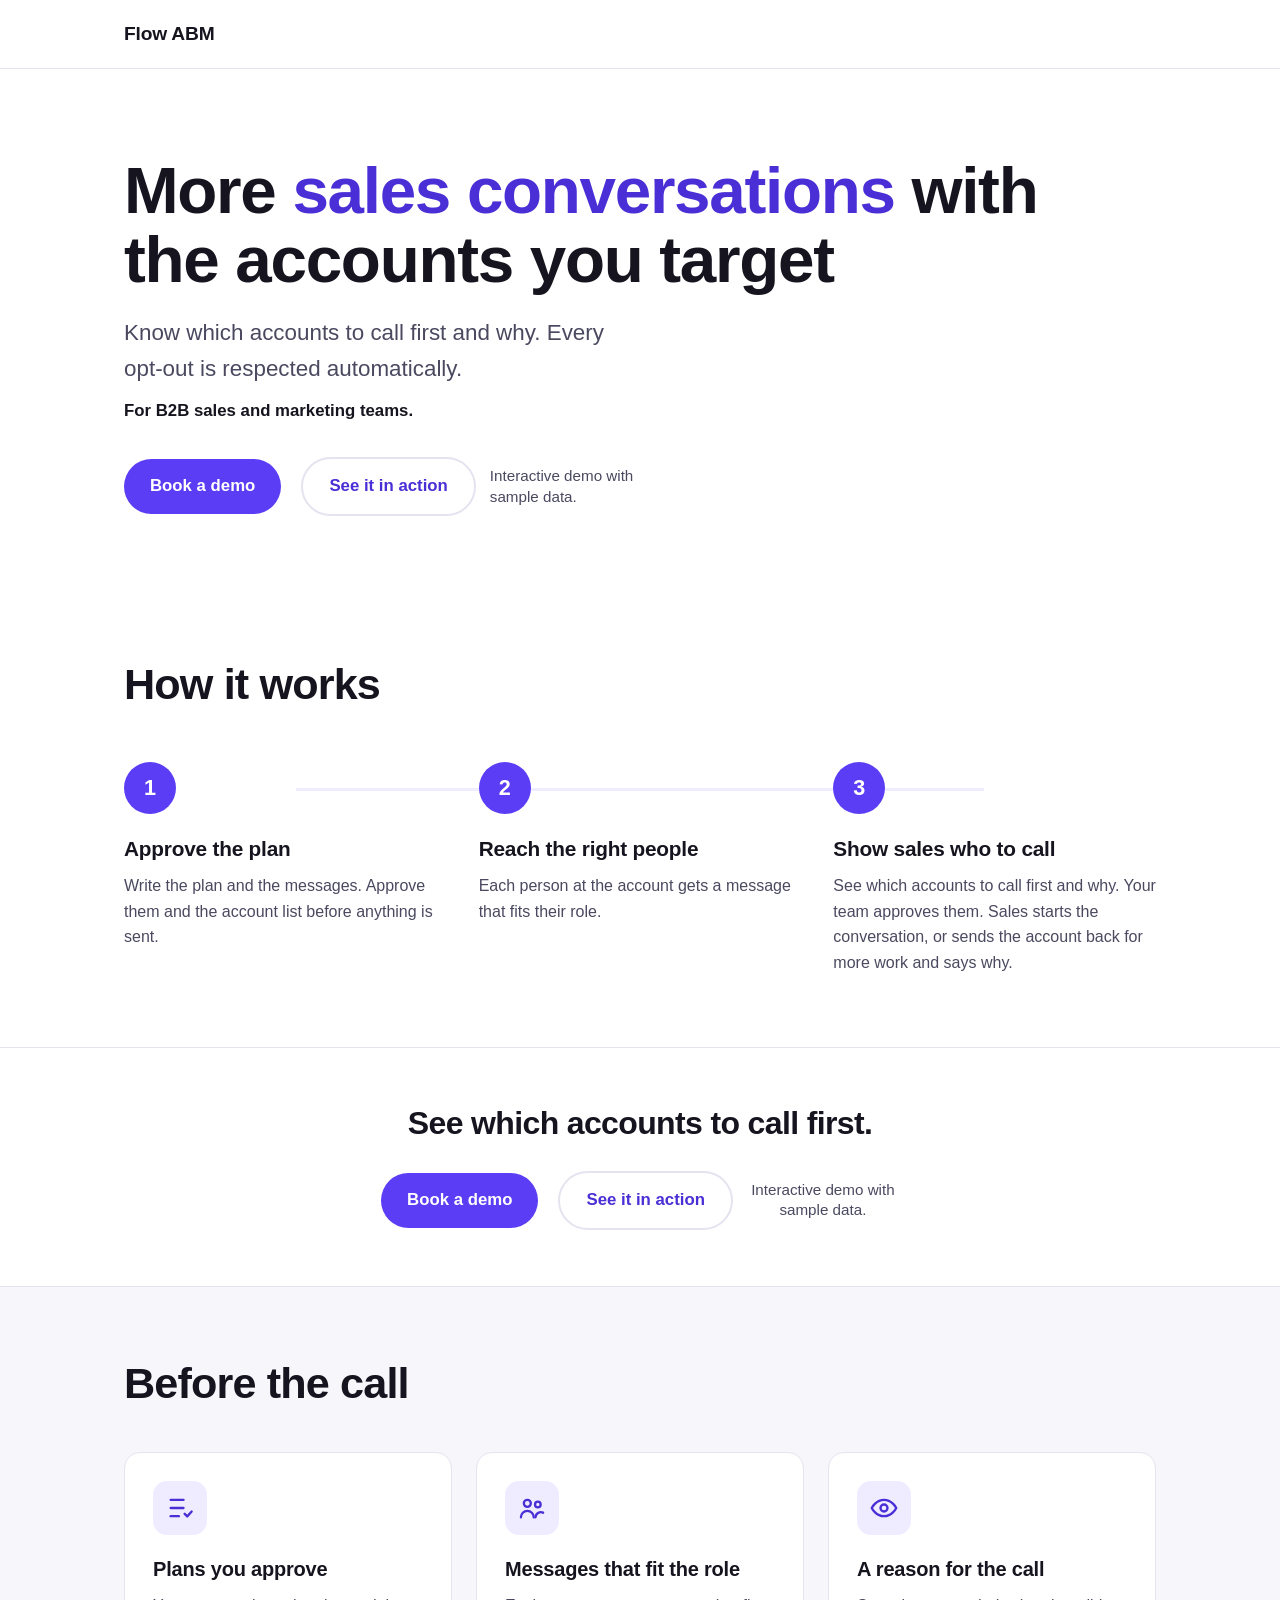
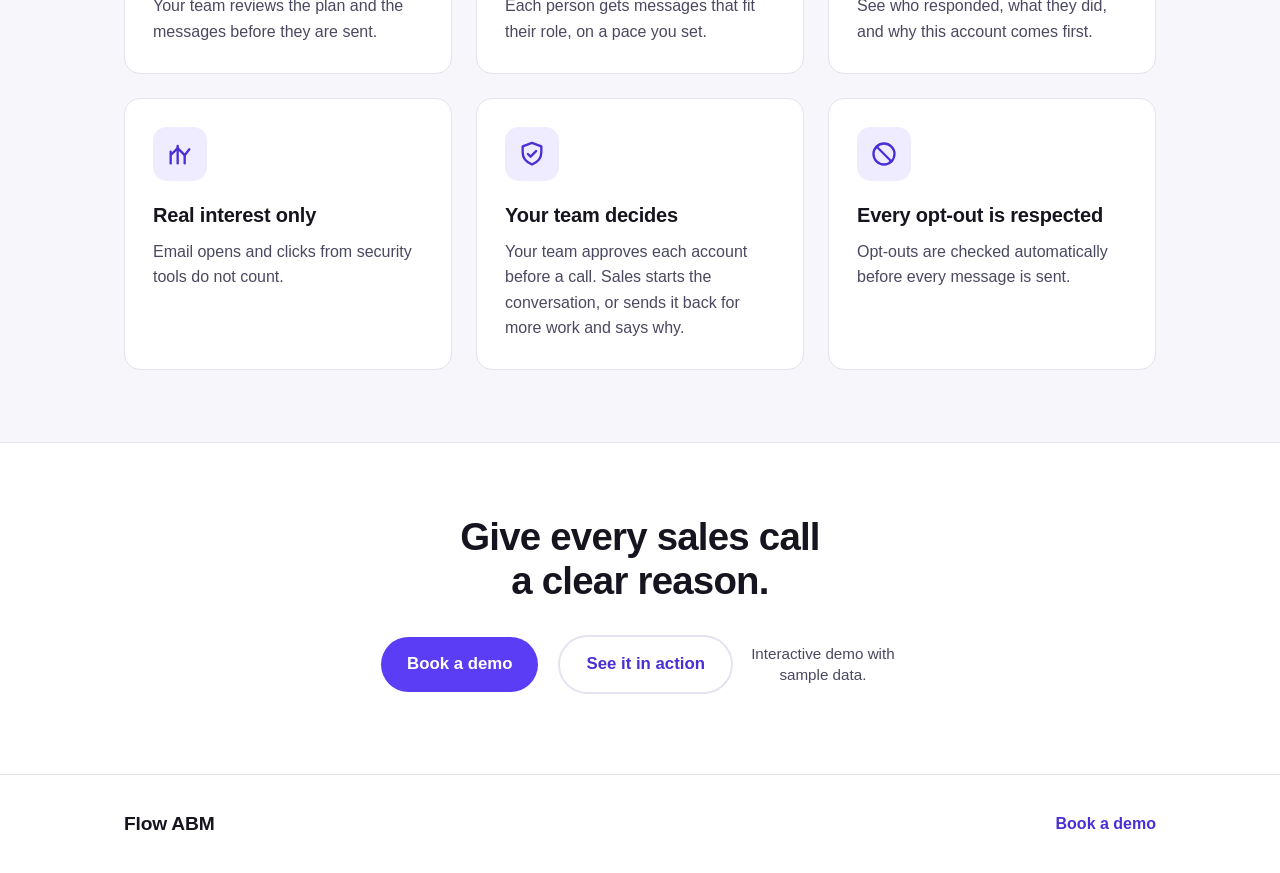
<file: index.html>
<!DOCTYPE html>
<html lang="en">
<head>
  <meta charset="UTF-8" />
  <meta name="viewport" content="width=device-width, initial-scale=1.0" />
  <title>Flow ABM | More sales conversations with the accounts you target</title>
  <meta name="description" content="Know which accounts to call first and why. Every opt-out is respected automatically. For B2B sales and marketing teams." />
  <link rel="icon" href="favicon.svg" type="image/svg+xml" />

  <meta http-equiv="Content-Security-Policy" content="default-src 'self'; style-src 'self'; img-src 'self'; font-src 'self'; script-src 'none'; base-uri 'self'; object-src 'none'; frame-src 'none'; form-action 'self' https://calendly.com https://flow-abm-demo.pages.dev" />

  <meta property="og:type" content="website" />
  <meta property="og:title" content="Flow ABM | More sales conversations with the accounts you target" />
  <meta property="og:description" content="Know which accounts to call first and why. Every opt-out is respected automatically. For B2B sales and marketing teams." />

  <meta name="twitter:card" content="summary" />
  <meta name="twitter:title" content="Flow ABM | More sales conversations with the accounts you target" />
  <meta name="twitter:description" content="Know which accounts to call first and why. Every opt-out is respected automatically. For B2B sales and marketing teams." />

  <link rel="stylesheet" href="styles.css" />
</head>
<body>
  <a class="skip-link" href="#main">Skip to content</a>

  <header class="site-header">
    <div class="wrap header-inner">
      <span class="brand">Flow ABM</span>
    </div>
  </header>

  <main id="main">
    <section class="hero" aria-labelledby="hero-title">
      <div class="wrap">
        <h1 id="hero-title" class="hero-title">More <span class="accent">sales conversations</span> with the accounts you target</h1>
        <p class="hero-sub">Know which accounts to call first and why. Every opt-out is respected automatically.</p>
        <p class="audience">For B2B sales and marketing teams.</p>
        <div class="cta-row">
          <a class="btn btn-primary" href="https://calendly.com/logan-capturerevenue/flow-abm-demo">Book a demo</a>
          <div class="cta-secondary">
            <a class="btn btn-ghost" href="https://flow-abm-demo.pages.dev/demo" aria-describedby="demo-note-hero">See it in action</a>
            <p class="demo-note" id="demo-note-hero">Interactive demo with sample data.</p>
          </div>
        </div>
      </div>
    </section>

    <section id="how-it-works" class="section" aria-labelledby="how-it-works-title">
      <div class="wrap">
        <h2 id="how-it-works-title" class="section-title">How it works</h2>
        <ol class="steps">
          <li class="step">
            <span class="step-num" aria-hidden="true">1</span>
            <h3 class="step-title">Approve the plan</h3>
            <p>Write the plan and the messages. Approve them and the account list before anything is sent.</p>
          </li>
          <li class="step">
            <span class="step-num" aria-hidden="true">2</span>
            <h3 class="step-title">Reach the right people</h3>
            <p>Each person at the account gets a message that fits their role.</p>
          </li>
          <li class="step">
            <span class="step-num" aria-hidden="true">3</span>
            <h3 class="step-title">Show sales who to call</h3>
            <p>See which accounts to call first and why. Your team approves them. Sales starts the conversation, or sends the account back for more work and says why.</p>
          </li>
        </ol>
      </div>
    </section>

    <section class="section cta-band" aria-label="Book a demo">
      <div class="wrap">
        <p class="cta-band-line">See which accounts to call first.</p>
        <div class="cta-row">
          <a class="btn btn-primary" href="https://calendly.com/logan-capturerevenue/flow-abm-demo">Book a demo</a>
          <div class="cta-secondary">
            <a class="btn btn-ghost" href="https://flow-abm-demo.pages.dev/demo" aria-describedby="demo-note-mid">See it in action</a>
            <p class="demo-note" id="demo-note-mid">Interactive demo with sample data.</p>
          </div>
        </div>
      </div>
    </section>

    <section class="section section-alt" aria-labelledby="features-title">
      <div class="wrap">
        <h2 id="features-title" class="section-title">Before the call</h2>
        <div class="cards">
          <article class="card">
            <span class="card-icon" aria-hidden="true">
              <svg viewBox="0 0 24 24" width="28" height="28" fill="none" stroke="currentColor" stroke-width="2" stroke-linecap="round" stroke-linejoin="round">
                <path d="M4 5h11" /><path d="M4 12h11" /><path d="M4 19h7" />
                <path d="M16 17l2.2 2.2L22 15" />
              </svg>
            </span>
            <h3 class="card-title">Plans you approve</h3>
            <p>Your team reviews the plan and the messages before they are sent.</p>
          </article>

          <article class="card">
            <span class="card-icon" aria-hidden="true">
              <svg viewBox="0 0 24 24" width="28" height="28" fill="none" stroke="currentColor" stroke-width="2" stroke-linecap="round" stroke-linejoin="round">
                <circle cx="8" cy="8" r="3" /><circle cx="17" cy="9" r="2.4" />
                <path d="M2.5 20a5.5 5.5 0 0 1 11 0" /><path d="M15 20a4.5 4.5 0 0 1 6.5-4" />
              </svg>
            </span>
            <h3 class="card-title">Messages that fit the role</h3>
            <p>Each person gets messages that fit their role, on a pace you set.</p>
          </article>

          <article class="card">
            <span class="card-icon" aria-hidden="true">
              <svg viewBox="0 0 24 24" width="28" height="28" fill="none" stroke="currentColor" stroke-width="2" stroke-linecap="round" stroke-linejoin="round">
                <path d="M1.5 12S5 5 12 5s10.5 7 10.5 7-3.5 7-10.5 7S1.5 12 1.5 12Z" />
                <circle cx="12" cy="12" r="3" />
              </svg>
            </span>
            <h3 class="card-title">A reason for the call</h3>
            <p>See who responded, what they did, and why this account comes first.</p>
          </article>

          <article class="card">
            <span class="card-icon" aria-hidden="true">
              <svg viewBox="0 0 24 24" width="28" height="28" fill="none" stroke="currentColor" stroke-width="2" stroke-linecap="round" stroke-linejoin="round">
                <path d="M4 20V10" /><path d="M10 20V5" /><path d="M16 20v-7" />
                <path d="M20 8l-4 5-6-6-5 5" />
              </svg>
            </span>
            <h3 class="card-title">Real interest only</h3>
            <p>Email opens and clicks from security tools do not count.</p>
          </article>

          <article class="card">
            <span class="card-icon" aria-hidden="true">
              <svg viewBox="0 0 24 24" width="28" height="28" fill="none" stroke="currentColor" stroke-width="2" stroke-linecap="round" stroke-linejoin="round">
                <path d="M12 2.5l8 3v5c0 5-3.4 8.6-8 10.5-4.6-1.9-8-5.5-8-10.5v-5l8-3Z" />
                <path d="M8.5 12l2.3 2.3L15.5 9.5" />
              </svg>
            </span>
            <h3 class="card-title">Your team decides</h3>
            <p>Your team approves each account before a call. Sales starts the conversation, or sends it back for more work and says why.</p>
          </article>

          <article class="card">
            <span class="card-icon" aria-hidden="true">
              <svg viewBox="0 0 24 24" width="28" height="28" fill="none" stroke="currentColor" stroke-width="2" stroke-linecap="round" stroke-linejoin="round">
                <circle cx="12" cy="12" r="9" /><path d="M5.6 5.6l12.8 12.8" />
              </svg>
            </span>
            <h3 class="card-title">Every opt-out is respected</h3>
            <p>Opt-outs are checked automatically before every message is sent.</p>
          </article>
        </div>
      </div>
    </section>

    <section class="section closing" aria-label="Book a demo">
      <div class="wrap">
        <p class="closing-line"><strong>Give every sales call a clear reason.</strong></p>
        <div class="cta-row">
          <a class="btn btn-primary" href="https://calendly.com/logan-capturerevenue/flow-abm-demo">Book a demo</a>
          <div class="cta-secondary">
            <a class="btn btn-ghost" href="https://flow-abm-demo.pages.dev/demo" aria-describedby="demo-note-close">See it in action</a>
            <p class="demo-note" id="demo-note-close">Interactive demo with sample data.</p>
          </div>
        </div>
      </div>
    </section>
  </main>

  <footer class="site-footer">
    <div class="wrap footer-inner">
      <span class="brand">Flow ABM</span>
      <a class="footer-link" href="https://calendly.com/logan-capturerevenue/flow-abm-demo">Book a demo</a>
    </div>
  </footer>
</body>
</html>
</file>
<file: styles.css>
/* Flow ABM — landing styles. Hand-written, system fonts, no external requests. */

:root {
  color-scheme: light;
  --accent: #5b3df5;        /* strong accent for CTAs */
  --accent-strong: #4a2fd6; /* darker accent for hover + inline text (AA on white) */
  --accent-wash: #efecff;   /* light accent tint for surfaces */
  --ink: #16151f;           /* primary text */
  --ink-soft: #4a4960;      /* secondary text */
  --bg: #ffffff;
  --bg-alt: #f6f6fb;
  --line: #e4e3ef;
  --radius: 16px;
  --wrap: 1080px;
}

* { box-sizing: border-box; }

html { scroll-behavior: smooth; }

body {
  margin: 0;
  font-family: -apple-system, BlinkMacSystemFont, "Segoe UI", Roboto, Helvetica, Arial, sans-serif;
  color: var(--ink);
  background: var(--bg);
  line-height: 1.6;
  -webkit-font-smoothing: antialiased;
  text-rendering: optimizeLegibility;
}

.wrap {
  width: 100%;
  max-width: var(--wrap);
  margin: 0 auto;
  padding: 0 24px;
}

/* Accessibility helpers */
.skip-link {
  position: absolute;
  left: 12px;
  top: -48px;
  background: var(--accent);
  color: #fff;
  padding: 10px 16px;
  border-radius: 8px;
  z-index: 10;
  transition: top .15s ease;
}
.skip-link:focus { top: 12px; }

a { color: var(--accent-strong); }

:focus-visible {
  outline: 3px solid var(--accent);
  outline-offset: 3px;
  border-radius: 6px;
}

.accent { color: var(--accent-strong); }

/* Header / footer */
.site-header,
.site-footer {
  border-bottom: 1px solid var(--line);
}
.site-footer {
  border-bottom: none;
  border-top: 1px solid var(--line);
  margin-top: 8px;
}
.header-inner,
.footer-inner {
  display: flex;
  align-items: center;
  justify-content: space-between;
  gap: 16px;
  flex-wrap: wrap;
  min-height: 68px;
}

.brand {
  font-weight: 800;
  font-size: 1.2rem;
  letter-spacing: -0.01em;
}
.brand-link {
  text-decoration: none;
  color: inherit;
}
.site-footer .wrap { padding-top: 28px; padding-bottom: 28px; }
.footer-link {
  font-weight: 700;
  text-decoration: none;
  padding: 8px 0;
}
.footer-link:hover { text-decoration: underline; }

/* Hero */
.hero { padding: 88px 0 72px; }
.hero-title {
  font-size: clamp(2.3rem, 6.5vw, 4.1rem);
  line-height: 1.05;
  letter-spacing: -0.02em;
  font-weight: 800;
  margin: 0 0 20px;
  max-width: 14em;
}
.hero-sub {
  font-size: clamp(1.1rem, 2.4vw, 1.4rem);
  color: var(--ink-soft);
  max-width: 42ch;
  margin: 0 0 12px;
}
.audience {
  margin: 0 0 32px;
  font-size: 1.05rem;
  font-weight: 600;
  color: var(--ink);
}

/* Buttons */
.cta-row {
  display: flex;
  flex-wrap: wrap;
  align-items: center;
  gap: 14px 20px;
}
.cta-row.center { justify-content: center; }
.cta-secondary {
  display: flex;
  flex-wrap: wrap;
  align-items: center;
  gap: 10px 14px;
}
.demo-note {
  margin: 0;
  color: var(--ink-soft);
  font-size: 0.95rem;
  line-height: 1.35;
  max-width: 18ch;
}
.btn {
  display: inline-flex;
  align-items: center;
  justify-content: center;
  padding: 14px 26px;
  border-radius: 999px;
  font-weight: 700;
  font-size: 1.05rem;
  text-decoration: none;
  transition: background-color .15s ease, border-color .15s ease, transform .15s ease;
}
.btn-primary { background: var(--accent); color: #fff; }
.btn-primary:hover { background: var(--accent-strong); }
.btn-ghost {
  background: transparent;
  color: var(--accent-strong);
  border: 2px solid var(--line);
}
.btn-ghost:hover { border-color: var(--accent); }

/* Sections */
.section { padding: 72px 0; }
.section-alt { background: var(--bg-alt); border-top: 1px solid var(--line); border-bottom: 1px solid var(--line); }
.section-title {
  font-size: clamp(1.8rem, 4vw, 2.7rem);
  letter-spacing: -0.02em;
  font-weight: 800;
  margin: 0 0 44px;
  max-width: 26ch;
  line-height: 1.15;
}

.cta-band {
  padding: 56px 0;
  text-align: center;
  border-top: 1px solid var(--line);
}
.cta-band-line {
  font-size: clamp(1.45rem, 3vw, 2rem);
  font-weight: 800;
  letter-spacing: -0.02em;
  line-height: 1.2;
  margin: 0 0 28px;
}
.cta-band .cta-row,
.closing .cta-row { justify-content: center; }
.cta-band .cta-secondary,
.closing .cta-secondary { justify-content: center; }

/* Steps strip */
.steps {
  list-style: none;
  margin: 0;
  padding: 0;
  display: grid;
  gap: 32px;
  grid-template-columns: repeat(3, 1fr);
  position: relative;
}
.step { position: relative; padding-top: 8px; }
.step-num {
  display: inline-flex;
  align-items: center;
  justify-content: center;
  width: 52px;
  height: 52px;
  border-radius: 50%;
  background: var(--accent);
  color: #fff;
  font-weight: 800;
  font-size: 1.35rem;
  margin-bottom: 18px;
  position: relative;
  z-index: 1;
}
/* connecting line between the three numbered steps */
.steps::before {
  content: "";
  position: absolute;
  top: 34px;
  left: 16.66%;
  right: 16.66%;
  height: 3px;
  background: var(--accent-wash);
  z-index: 0;
}
.step-title { font-size: 1.3rem; margin: 0 0 8px; letter-spacing: -0.01em; }
.step p { margin: 0; color: var(--ink-soft); }

/* Feature cards */
.cards {
  display: grid;
  gap: 24px;
  grid-template-columns: repeat(3, 1fr);
}
.card {
  background: var(--bg);
  border: 1px solid var(--line);
  border-radius: var(--radius);
  padding: 28px;
  transition: transform .15s ease, box-shadow .15s ease, border-color .15s ease;
}
.card:hover {
  transform: translateY(-3px);
  box-shadow: 0 12px 30px rgba(22, 21, 31, 0.08);
  border-color: var(--accent-wash);
}
.card-icon {
  display: inline-flex;
  align-items: center;
  justify-content: center;
  width: 54px;
  height: 54px;
  border-radius: 14px;
  background: var(--accent-wash);
  color: var(--accent-strong);
  margin-bottom: 18px;
}
.card-title { font-size: 1.25rem; margin: 0 0 8px; letter-spacing: -0.01em; }
.card p { margin: 0; color: var(--ink-soft); }

/* Closing */
.closing { text-align: center; }
.closing-line {
  font-size: clamp(1.6rem, 4vw, 2.4rem);
  letter-spacing: -0.02em;
  margin: 0 0 32px;
  max-width: 18ch;
  margin-left: auto;
  margin-right: auto;
  line-height: 1.15;
}

/* 404 */
.notfound { text-align: center; padding: 120px 0; }
.notfound h1 { font-size: clamp(2.2rem, 6vw, 3.4rem); margin: 0 0 16px; letter-spacing: -0.02em; }
.notfound p { color: var(--ink-soft); font-size: 1.2rem; margin: 0 0 32px; }

/* Responsive */
@media (max-width: 860px) {
  .steps { grid-template-columns: 1fr; }
  .steps::before { display: none; }
  .cards { grid-template-columns: 1fr 1fr; }
}
@media (max-width: 560px) {
  .hero { padding: 56px 0 48px; }
  .section { padding: 52px 0; }
  .cta-band { padding: 44px 0; }
  .cards { grid-template-columns: 1fr; }
  .cta-row,
  .cta-secondary { flex-direction: column; align-items: stretch; }
  .cta-band .cta-secondary,
  .closing .cta-secondary { align-items: center; }
  .btn { width: 100%; }
  .demo-note { max-width: none; text-align: left; }
  .cta-band .demo-note,
  .closing .demo-note { text-align: center; }
}

@media (prefers-reduced-motion: reduce) {
  html { scroll-behavior: auto; }
  * { transition: none !important; }
  .card:hover { transform: none; }
}

@media (forced-colors: active) {
  .btn-primary,
  .btn-ghost,
  .step-num { border: 2px solid ButtonText; }
}
</file>
